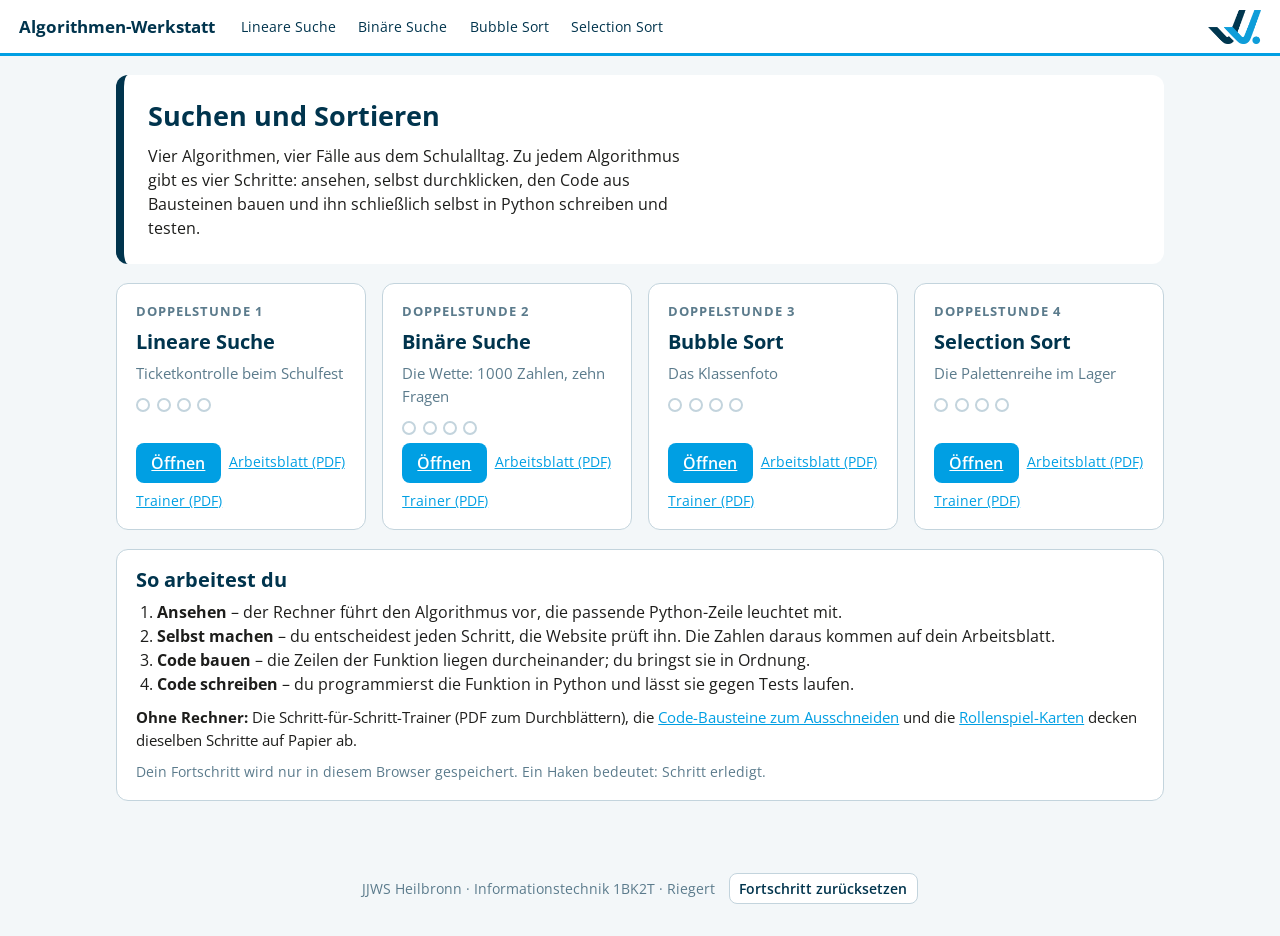
<file: index.html>
<!doctype html>
<html lang="de">
<head>
<meta charset="utf-8">
<meta name="viewport" content="width=device-width, initial-scale=1">
<title>Algorithmen-Werkstatt – Suchen und Sortieren</title>
<link rel="icon" href="assets/jjws-bildmarke.png">
<link rel="stylesheet" href="assets/opensans.css">
<link rel="stylesheet" href="werkstatt.css">
</head>
<body>
<header class="top">
  <a class="brand" href="index.html">Algorithmen-Werkstatt</a>
  <nav>
    <a href="lineare-suche.html">Lineare Suche</a>
    <a href="binaere-suche.html">Binäre Suche</a>
    <a href="bubble-sort.html">Bubble Sort</a>
    <a href="selection-sort.html">Selection Sort</a>
  </nav>
  <img src="assets/jjws-bildmarke.png" alt="JJWS">
</header>
<main>
  <section class="hero">
    <h1>Suchen und Sortieren</h1>
    <p>Vier Algorithmen, vier Fälle aus dem Schulalltag. Zu jedem Algorithmus gibt es vier Schritte:
       ansehen, selbst durchklicken, den Code aus Bausteinen bauen und ihn schließlich selbst in Python schreiben und testen.</p>
  </section>

  <div class="karten" id="karten"></div>

  <section class="schritte-info">
    <h2>So arbeitest du</h2>
    <ol>
      <li><b>Ansehen</b> – der Rechner führt den Algorithmus vor, die passende Python-Zeile leuchtet mit.</li>
      <li><b>Selbst machen</b> – du entscheidest jeden Schritt, die Website prüft ihn. Die Zahlen daraus kommen auf dein Arbeitsblatt.</li>
      <li><b>Code bauen</b> – die Zeilen der Funktion liegen durcheinander; du bringst sie in Ordnung.</li>
      <li><b>Code schreiben</b> – du programmierst die Funktion in Python und lässt sie gegen Tests laufen.</li>
    </ol>
    <p style="margin:.6rem 0 0;font-size:.95rem"><b>Ohne Rechner:</b> Die Schritt-für-Schritt-Trainer (PDF zum Durchblättern), die <a href="material/Code_Bausteine.pdf" target="_blank" rel="noopener">Code-Bausteine zum Ausschneiden</a> und die <a href="material/Rollenspiel_Karten.pdf" target="_blank" rel="noopener">Rollenspiel-Karten</a> decken dieselben Schritte auf Papier ab.</p>
    <p style="margin:.6rem 0 0;color:var(--muted);font-size:.9rem">Dein Fortschritt wird nur in diesem Browser gespeichert. Ein Haken bedeutet: Schritt erledigt.</p>
  </section>
</main>
<footer>JJWS Heilbronn · Informationstechnik 1BK2T · Riegert
  <button class="btn sekundaer klein" id="reset">Fortschritt zurücksetzen</button></footer>
<script src="algos.js"></script>
<script>
(function () {
  const reihenfolge = ['linear', 'binary', 'bubble', 'selection'];
  const trainer = { linear: 'material/Trainer_Lineare_Suche.pdf', binary: 'material/Trainer_Binaere_Suche.pdf', bubble: 'material/Trainer_Bubble_Sort.pdf', selection: 'material/Trainer_Selection_Sort.pdf' };
  const pdfs = { linear: 'material/Lineare_Suche_Arbeitsblatt.pdf', binary: 'material/Binaere_Suche_Arbeitsblatt.pdf', bubble: 'material/Bubble_Sort_Arbeitsblatt.pdf', selection: 'material/Selection_Sort_Arbeitsblatt.pdf' };
  let f = {}; try { f = JSON.parse(localStorage.getItem('algowerkstatt.v1') || '{}'); } catch (e) {}
  const karten = document.getElementById('karten');
  reihenfolge.forEach((k, nr) => {
    const A = ALGOS[k]; const p = f[k] || {};
    const punkte = ['ansehen', 'selbst', 'parsons', 'code'].map(s => `<span class="punkt${p[s] ? ' fertig' : ''}" title="${s}"></span>`).join('');
    const el = document.createElement('article'); el.className = 'karte';
    el.innerHTML = `<div class="nr">Doppelstunde ${nr + 1}</div><h2>${A.name}</h2><p class="fallname">${A.fall}</p>
      <div class="punkte">${punkte}</div>
      <div class="aktionen"><a class="btn" href="${A.datei}">Öffnen</a><a class="pdf" href="${pdfs[k]}" target="_blank" rel="noopener">Arbeitsblatt (PDF)</a><a class="pdf" href="${trainer[k]}" target="_blank" rel="noopener">Trainer (PDF)</a></div>`;
    karten.appendChild(el);
  });
  document.getElementById('reset').addEventListener('click', () => {
    if (confirm('Fortschritt in diesem Browser wirklich löschen?')) { try { localStorage.removeItem('algowerkstatt.v1'); } catch (e) {} location.reload(); }
  });
})();
</script>
</body>
</html>
</file>
<file: assets/opensans.css>
@font-face{font-family:'Open Sans';font-style:italic;font-weight:400;font-display:swap;src:url([data-uri]) format('woff2');}
@font-face{font-family:'Open Sans';font-style:normal;font-weight:400;font-display:swap;src:url([data-uri]) format('woff2');}
@font-face{font-family:'Open Sans';font-style:normal;font-weight:600;font-display:swap;src:url([data-uri]) format('woff2');}
@font-face{font-family:'Open Sans';font-style:normal;font-weight:700;font-display:swap;src:url([data-uri]) format('woff2');}
</file>
<file: werkstatt.css>
/* Algorithmen-Werkstatt — JJWS-Design (Navy #00344D, Markenblau #009FE3, Open Sans) */
:root {
  --navy: #00344D; --blue: #009FE3; --ink: #1D1D1B; --muted: #5B7B8C;
  --fill: #EAF6FC; --fill-2: #F7FBFD; --rule: #C3D4DD; --bg: #F3F7F9;
  --ok: #2E9E5B; --ok-bg: #E6F6EC; --err: #C00000; --err-bg: #FCE8E8; --warn-bg: #FFF4D6;
  --radius: 12px; --font: 'Open Sans', 'Segoe UI', Arial, sans-serif;
  --mono: Consolas, 'Courier New', monospace;
}
* { box-sizing: border-box; }
html { -webkit-text-size-adjust: 100%; }
body { margin: 0; font-family: var(--font); font-size: 16px; line-height: 1.5; color: var(--ink); background: var(--bg); }
a { color: var(--blue); }
a:hover { color: var(--navy); }
h1, h2, h3 { color: var(--navy); line-height: 1.25; margin: 0 0 .4em; }
h1 { font-size: 1.7rem; } h2 { font-size: 1.25rem; } h3 { font-size: 1.05rem; }
code, pre { font-family: var(--mono); }
code { background: var(--fill); padding: 0 .3em; border-radius: 4px; font-size: .92em; color: var(--navy); }
button { font-family: inherit; font-size: .95rem; cursor: pointer; }
.btn { border: 0; border-radius: 8px; padding: .5rem .95rem; background: var(--blue); color: #fff; font-weight: 600; transition: background .15s; }
.btn:hover { background: var(--navy); }
.btn:disabled { background: #B9CCD6; cursor: default; }
.btn.sekundaer { background: #fff; color: var(--navy); border: 1.5px solid var(--rule); }
.btn.sekundaer:hover { border-color: var(--blue); background: var(--fill-2); }
.btn.klein { padding: .3rem .6rem; font-size: .85rem; }
.btn.gross { font-size: 1.05rem; padding: .65rem 1.2rem; }

/* Kopf */
.top { display: flex; align-items: center; gap: 1rem; padding: .6rem 1.2rem; background: #fff; border-bottom: 3px solid var(--blue); position: sticky; top: 0; z-index: 10; }
.top .brand { font-weight: 700; color: var(--navy); text-decoration: none; font-size: 1.05rem; white-space: nowrap; }
.top nav { display: flex; gap: .2rem; flex: 1 1 auto; overflow-x: auto; }
.top nav a { text-decoration: none; color: var(--navy); padding: .3rem .6rem; border-radius: 6px; font-size: .9rem; white-space: nowrap; }
.top nav a:hover, .top nav a.aktiv { background: var(--fill); }
.top img { height: 34px; margin-left: auto; }
main { max-width: 1080px; margin: 0 auto; padding: 1.2rem 1rem 3rem; }
footer { text-align: center; color: var(--muted); font-size: .85rem; padding: 1.5rem 1rem 2rem; }
footer button { margin-left: .6rem; }

/* Startseite */
.hero { background: #fff; border-radius: var(--radius); padding: 1.5rem; margin-bottom: 1.2rem; border-left: 8px solid var(--navy); }
.hero p { margin: .3rem 0 0; max-width: 62ch; }
.karten { display: grid; grid-template-columns: repeat(auto-fit, minmax(240px, 1fr)); gap: 1rem; }
.karte { background: #fff; border-radius: var(--radius); padding: 1.1rem 1.2rem; border: 1px solid var(--rule); display: flex; flex-direction: column; gap: .5rem; }
.karte .nr { font-size: .8rem; letter-spacing: .08em; text-transform: uppercase; color: var(--muted); font-weight: 700; }
.karte h2 { margin: 0; }
.karte .fallname { color: var(--muted); font-size: .95rem; margin: 0; }
.karte .punkte { display: flex; gap: .4rem; margin-top: .3rem; }
.karte .punkt { width: 14px; height: 14px; border-radius: 50%; border: 2px solid var(--rule); background: #fff; }
.karte .punkt.fertig { background: var(--ok); border-color: var(--ok); }
.karte .aktionen { margin-top: auto; display: flex; gap: .5rem; flex-wrap: wrap; align-items: center; }
.karte .aktionen a.pdf { font-size: .85rem; }
.schritte-info { background: #fff; border-radius: var(--radius); padding: 1.1rem 1.2rem; margin-top: 1.2rem; border: 1px solid var(--rule); }
.schritte-info ol { margin: .3rem 0 0; padding-left: 1.3rem; }

/* Algorithmus-Seite */
.intro { background: #fff; border-radius: var(--radius); padding: 1.2rem 1.4rem; margin-bottom: 1rem; border-left: 8px solid var(--navy); }
.intro .kurz { margin: .2rem 0 .6rem; max-width: 70ch; }
.intro .fall { background: var(--fill-2); border: 1px solid var(--rule); border-radius: 8px; padding: .6rem .9rem; font-size: .95rem; }
.intro .fall b { color: var(--navy); }
.tabs { display: flex; gap: .3rem; flex-wrap: wrap; margin-bottom: 1rem; }
.tabs button { border: 1.5px solid var(--rule); background: #fff; color: var(--navy); border-radius: 999px; padding: .45rem 1rem; font-weight: 600; }
.tabs button.aktiv { background: var(--navy); color: #fff; border-color: var(--navy); }
.tabs button .haken { display: none; margin-left: .35rem; }
.tabs button.fertig .haken { display: inline; color: var(--ok); }
.tabs button.aktiv.fertig .haken { color: #9FE3B5; }
.panel { display: none; background: #fff; border-radius: var(--radius); padding: 1.2rem 1.4rem; border: 1px solid var(--rule); }
.panel.aktiv { display: block; }
.panel h2 { margin-bottom: .3rem; }
.panel .erklaerung { color: var(--muted); font-size: .95rem; margin: 0 0 .9rem; max-width: 75ch; }

/* Buehne: Liste */
.buehne { background: var(--fill-2); border: 1px solid var(--rule); border-radius: 10px; padding: 1.2rem .8rem .8rem; margin-bottom: .8rem; overflow-x: auto; }
.reihe { display: flex; gap: 8px; align-items: flex-end; justify-content: center; min-height: 92px; flex-wrap: wrap; }
.zelle { display: flex; flex-direction: column; align-items: center; gap: 4px; position: relative; width: 58px; }
.zelle .chips { height: 22px; display: flex; gap: 2px; align-items: flex-end; }
.chip { font-size: .7rem; font-weight: 700; padding: 1px 6px; border-radius: 999px; background: var(--navy); color: #fff; white-space: nowrap; }
.chip.i, .chip.mitte { background: var(--blue); }
.chip.min { background: #7A3FA0; }
.chip.start { background: #C97A1A; }
.box { width: 58px; height: 46px; display: flex; align-items: center; justify-content: center; border: 2px solid var(--rule); border-radius: 8px; background: #fff; font-weight: 600; font-size: 1rem; transition: transform .25s, background .2s, border-color .2s; user-select: none; }
.box.klickbar { cursor: pointer; }
.box.klickbar:hover { border-color: var(--blue); box-shadow: 0 0 0 3px var(--fill); }
.box.fokus { border-color: var(--blue); background: var(--fill); transform: translateY(-4px); }
.box.gefunden { border-color: var(--ok); background: var(--ok-bg); color: var(--ok); transform: translateY(-4px); }
.box.raus { opacity: .32; }
.box.fertig { background: var(--navy); color: #fff; border-color: var(--navy); }
.box.min { border-color: #7A3FA0; background: #F1E8F8; }
.box.tausch { animation: wackeln .4s; }
.box.falsch { animation: wackeln .35s; border-color: var(--err); }
@keyframes wackeln { 0%{transform:translateX(0)} 25%{transform:translateX(-5px)} 50%{transform:translateX(5px)} 75%{transform:translateX(-3px)} 100%{transform:translateX(0)} }
.zelle .idx { font-size: .75rem; color: var(--muted); }
.meldung { min-height: 2.2rem; margin: .6rem 0 .2rem; padding: .5rem .8rem; border-radius: 8px; background: #fff; border: 1px solid var(--rule); font-size: .98rem; }
.meldung.ok { background: var(--ok-bg); border-color: var(--ok); }
.meldung.err { background: var(--err-bg); border-color: var(--err); }
.meldung.hinweis { background: var(--warn-bg); border-color: #E8C36A; }
.zaehler { display: flex; gap: .6rem; flex-wrap: wrap; margin-top: .5rem; }
.zaehler span { background: #fff; border: 1px solid var(--rule); border-radius: 999px; padding: .15rem .7rem; font-size: .85rem; color: var(--navy); }
.zaehler span b { font-size: 1rem; }

/* Steuerung */
.steuerung { display: flex; gap: .5rem; flex-wrap: wrap; align-items: center; margin-bottom: .8rem; }
.steuerung label { font-size: .85rem; color: var(--muted); display: flex; align-items: center; gap: .4rem; }
.eingaben { display: grid; grid-template-columns: 1fr auto; gap: .5rem .8rem; align-items: center; margin: .6rem 0 .9rem; }
.eingaben input { font-family: var(--mono); font-size: .95rem; padding: .4rem .6rem; border: 1.5px solid var(--rule); border-radius: 8px; width: 100%; }
.eingaben .zeile { display: flex; gap: .5rem; align-items: center; flex-wrap: wrap; }
.eingaben .zeile span { font-size: .85rem; color: var(--muted); white-space: nowrap; }
.eingaben input.ziel { width: 110px; }
.eingaben input.ungueltig { border-color: var(--err); background: var(--err-bg); }
.eingaben .eingabe-status { grid-column: 1 / -1; min-height: 1.3em; margin-top: -.2rem; font-size: .85rem; color: var(--muted); }
.eingaben .eingabe-status.err { color: var(--err); font-weight: 600; }
.eingaben .eingabe-status.hinweis { color: #8A5A00; }

/* Code-Anzeige */
.zweispaltig { display: grid; grid-template-columns: 1.4fr 1fr; gap: 1rem; align-items: start; }
pre.codeblock { margin: 0; background: #F7FBFD; border: 1px solid var(--rule); border-left: 6px solid var(--blue); border-radius: 8px; padding: .6rem 0; font-size: .9rem; line-height: 1.55; overflow-x: auto; }
pre.codeblock .z { display: block; padding: 0 .8rem 0 .4rem; white-space: pre; }
pre.codeblock .z .ln { display: inline-block; width: 2ch; color: var(--muted); margin-right: .8ch; text-align: right; }
pre.codeblock .z.aktiv { background: var(--fill); box-shadow: inset 4px 0 0 var(--navy); }
.kw { color: #A6198D; font-weight: 600; } .fn { color: var(--navy); font-weight: 600; } .num { color: #0B6B3A; } .cmt { color: var(--muted); font-style: italic; } .str { color: #B0491A; }

/* Wahlknoepfe im Trainer */
.wahl { display: flex; gap: .5rem; flex-wrap: wrap; margin-top: .6rem; }
.frage { font-weight: 600; color: var(--navy); margin: .4rem 0 .2rem; }
.zusammenfassung { background: var(--ok-bg); border: 1px solid var(--ok); border-radius: 8px; padding: .8rem 1rem; margin-top: .8rem; }
.zusammenfassung b { color: var(--navy); }

/* Parsons */
.parsons { display: grid; grid-template-columns: 1fr 1fr; gap: 1rem; }
.parsons .spalte { background: var(--fill-2); border: 1px solid var(--rule); border-radius: 10px; padding: .6rem; min-height: 260px; }
.parsons .spalte h3 { font-size: .9rem; text-transform: uppercase; letter-spacing: .06em; color: var(--muted); margin: .2rem .3rem .6rem; }
.pzeile { display: flex; align-items: center; gap: .4rem; background: #fff; border: 1.5px solid var(--rule); border-radius: 8px; padding: .35rem .5rem; margin-bottom: .4rem; font-family: var(--mono); font-size: .88rem; cursor: grab; }
.pzeile.dragging { opacity: .5; }
.pzeile .codetext { flex: 1 1 auto; white-space: pre; overflow-x: auto; }
.pzeile .einr { display: inline-block; width: calc(var(--e, 0) * 2ch); }
.pzeile .knoepfe { display: flex; gap: 2px; }
.pzeile .knoepfe button { border: 1px solid var(--rule); background: #fff; border-radius: 5px; padding: 0 .4rem; font-size: .8rem; line-height: 1.5; color: var(--navy); }
.pzeile .knoepfe button:hover { background: var(--fill); }
.pzeile.falsch { border-color: var(--err); background: var(--err-bg); }
.pzeile.richtig { border-color: var(--ok); }
.pool .pzeile { cursor: pointer; }
.dropziel { outline: 2px dashed var(--blue); outline-offset: -4px; }
.parsons-aktionen { display: flex; gap: .5rem; flex-wrap: wrap; margin-top: .8rem; }

/* Editor */
.editor-wrap { border: 1.5px solid var(--rule); border-radius: 8px; overflow: hidden; margin-bottom: .6rem; }
.editor-wrap .CodeMirror { height: 260px; font-family: var(--mono); font-size: .95rem; }
textarea.fallback { width: 100%; height: 240px; font-family: var(--mono); font-size: .95rem; border: 0; padding: .6rem; resize: vertical; }
.aufgabe-box { background: var(--fill-2); border: 1px solid var(--rule); border-left: 6px solid var(--navy); border-radius: 8px; padding: .7rem 1rem; margin-bottom: .8rem; }
.aufgabe-box p { margin: .2rem 0; }
.ausgabe { font-family: var(--mono); font-size: .9rem; background: #1D2B36; color: #E8F1F6; border-radius: 8px; padding: .6rem .9rem; min-height: 2.4rem; white-space: pre-wrap; margin-top: .6rem; }
.ausgabe .fehler { color: #FFB4B4; }
table.tests { width: 100%; border-collapse: collapse; margin-top: .8rem; font-size: .92rem; }
table.tests th { text-align: left; background: var(--navy); color: #fff; padding: .35rem .6rem; }
table.tests td { padding: .35rem .6rem; border-bottom: 1px solid var(--rule); font-family: var(--mono); font-size: .88rem; vertical-align: top; }
table.tests td:first-child { font-family: var(--font); }
table.tests tr.ok td:first-child::before { content: "✓ "; color: var(--ok); font-weight: 700; }
table.tests tr.fail td:first-child::before { content: "✗ "; color: var(--err); font-weight: 700; }
.tipps { margin-top: .8rem; }
.tipps details { background: var(--fill-2); border: 1px solid var(--rule); border-radius: 8px; padding: .4rem .8rem; margin-bottom: .4rem; }
.tipps summary { cursor: pointer; font-weight: 600; color: var(--navy); }
.tipps pre { background: #fff; border-radius: 6px; padding: .5rem .7rem; font-size: .88rem; overflow-x: auto; }
.umschalter { display: flex; gap: .4rem; margin: .4rem 0 .8rem; }
.umschalter button { border: 1.5px solid var(--rule); background: #fff; border-radius: 8px; padding: .35rem .8rem; color: var(--navy); font-weight: 600; }
.umschalter button.aktiv { background: var(--fill); border-color: var(--blue); }
.status { font-size: .85rem; color: var(--muted); margin-left: .4rem; }
.laden { display: inline-block; width: 14px; height: 14px; border: 2px solid var(--rule); border-top-color: var(--blue); border-radius: 50%; animation: drehen .8s linear infinite; vertical-align: middle; }
@keyframes drehen { to { transform: rotate(360deg); } }

@media (max-width: 760px) {
  body { font-size: 15px; }
  .zweispaltig, .parsons, .eingaben { grid-template-columns: 1fr; }
  .zelle, .box { width: 46px; } .box { height: 40px; font-size: .9rem; }
  .reihe { gap: 5px; }
  .top nav { display: none; }
  main { padding: .8rem .6rem 2rem; }
  .panel { padding: .9rem .8rem; }
}
</file>
